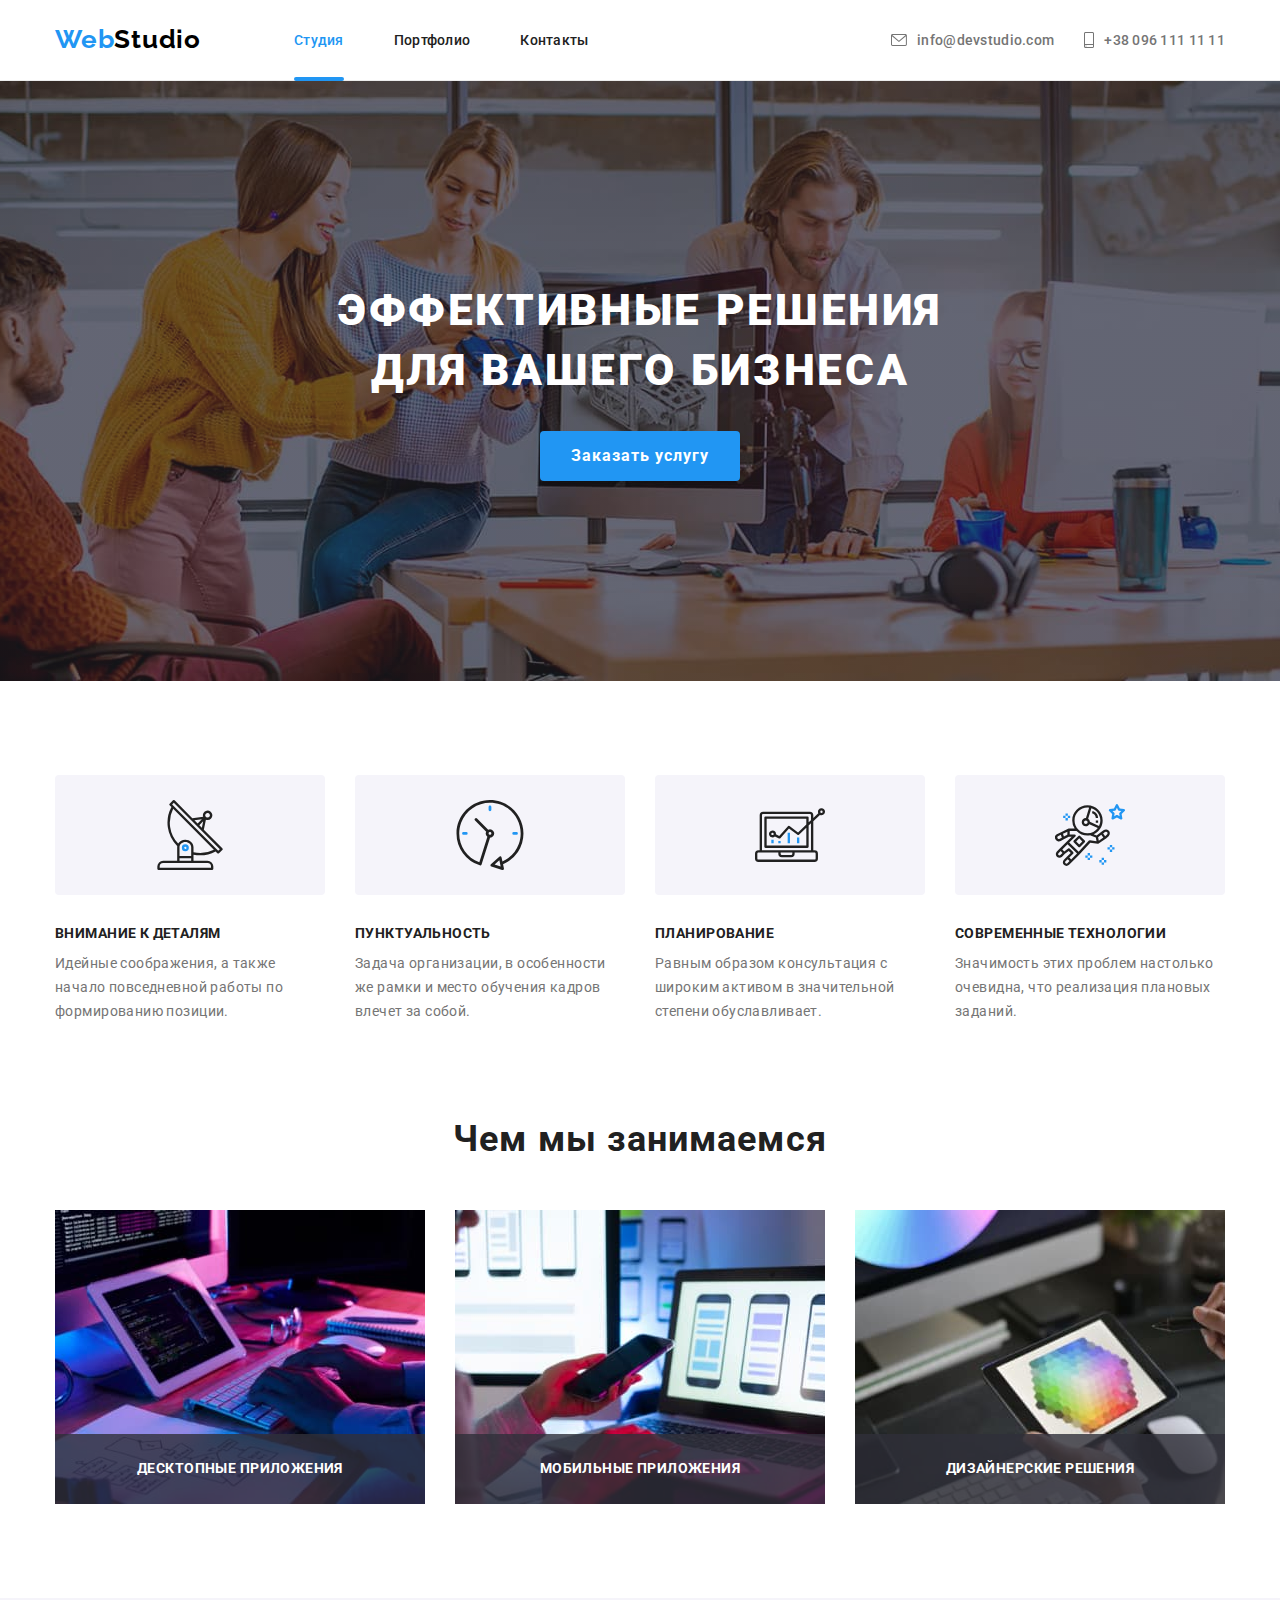
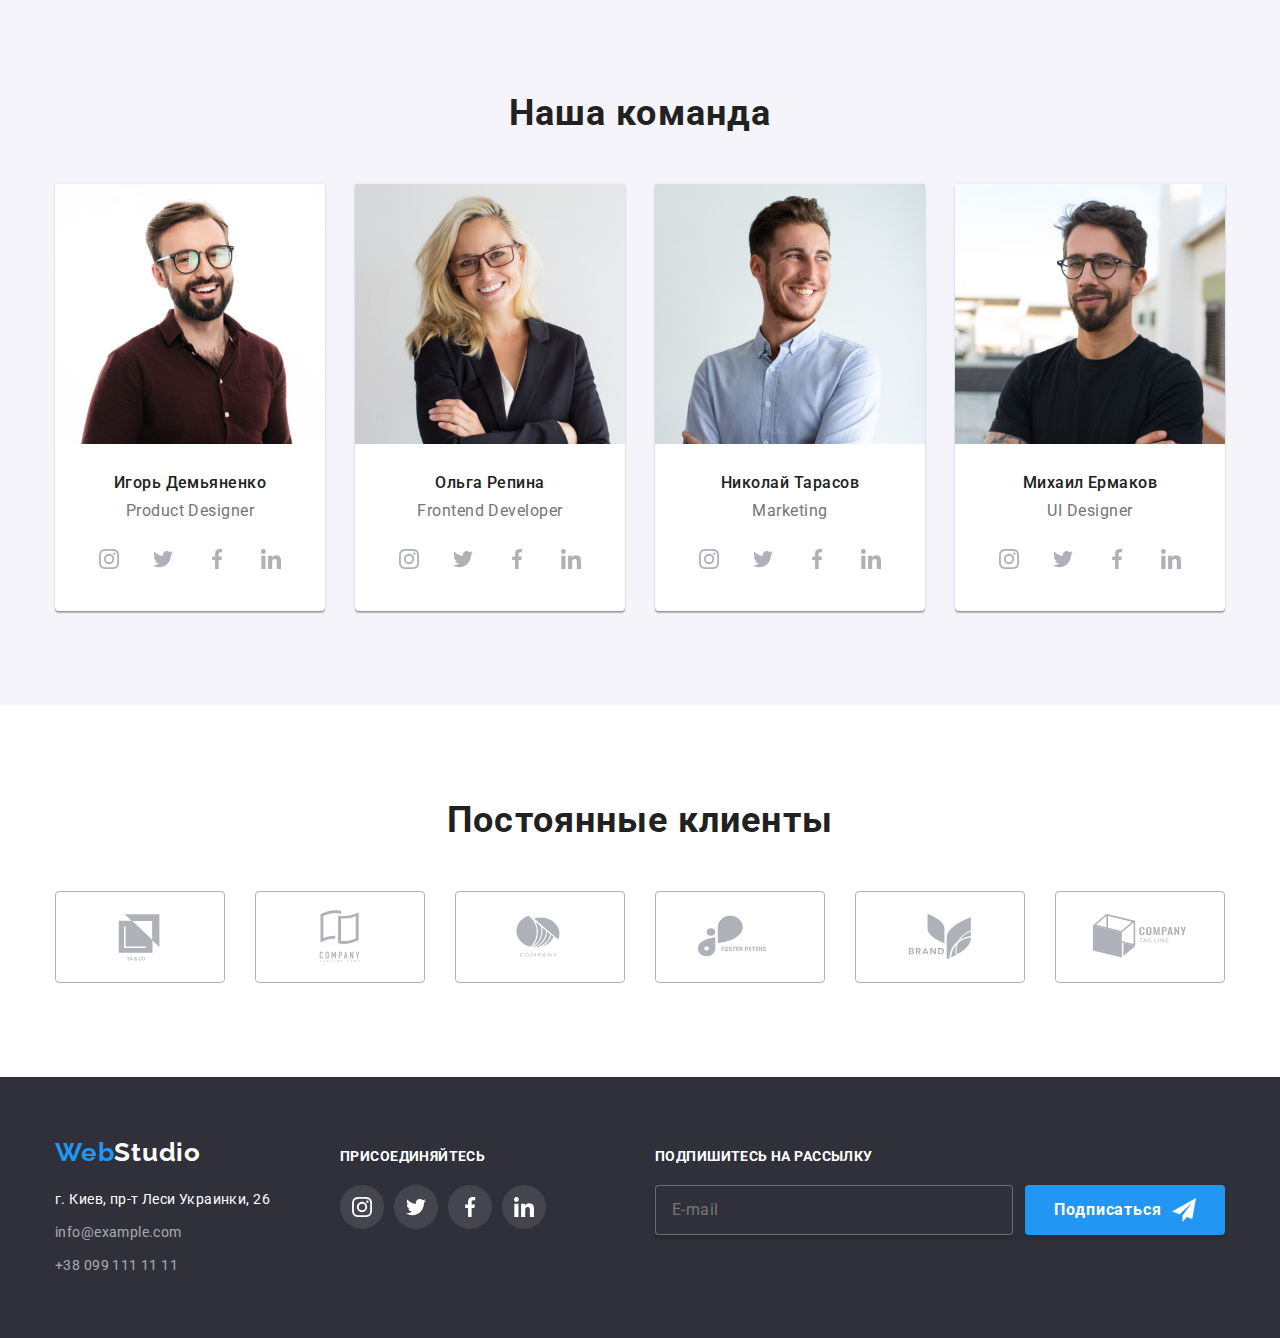
<file: index.html>
<!DOCTYPE html>
<html lang="ru">
<head>
	<meta charset="UTF-8">
	<meta http-equiv="X-UA-Compatible" content="IE=edge">
	<meta name="viewport" content="width=device-width, initial-scale=1.0">
	<title>Студия</title>
	<meta name="description" content="студия разработчик программ создать сайт приложение">
	<link rel="preconnect" href="https://fonts.googleapis.com">
	<link rel="preconnect" href="https://fonts.gstatic.com" crossorigin>    
	<link href="https://fonts.googleapis.com/css2?family=Raleway:wght@700&family=Roboto:wght@400;500;700;900&display=swap" rel="stylesheet">
	<link rel="stylesheet" href="https://cdnjs.cloudflare.com/ajax/libs/modern-normalize/1.1.0/modern-normalize.min.css" />
	<link rel="stylesheet" href="./css/styles.css" />
</head>
<body>
	<header class="header">
		<div class="header-wrap container">
			<nav class="nav">
				<a class="logo logo-inner" href="./index.html" lang="en">
					Web<span class="header-logo-color">Studio</span>
				</a>
				<ul class="nav-list">
					<li class="nav-item">
						<a class="nav-link current" href="./index.html">
							Студия
						</a>
					</li>
					<li class="nav-item">
						<a class="nav-link" href="./portfolio.html">
							Портфолио
						</a>
					</li>
					<li class="nav-item">
						<a class="nav-link" href="#!">
							Контакты
						</a>
					</li>
				</ul>
			</nav>
			<ul class="contacts-list">
				<li class="contacts-item">
					<a class="contacts-link" href="mailto:info@devstudio.com">
						<svg class="icon-contacts" width="16" height="12">
							<use href="./images/icons.svg#icon-mail"></use>
						</svg>
						info@devstudio.com
					</a>
				</li>
				<li class="contacts-item">
					<a class="contacts-link" href="tel:+380961111111">
						<svg class="icon-contacts" width="10" height="16">
							<use href="./images/icons.svg#icon-telephone"></use>
						</svg>
						+38 096 111 11 11
					</a>
				</li>
			</ul>
		</div>
	</header>

	<main>
		<!-- Hero section -->
		<section class="hero-section">
			<div class="container">
				<h1 class="hero-title">Эффективные решения для вашего бизнеса</h1>
				<button class="button" type="button" data-modal-open>Заказать услугу</button>
			</div>
		</section>
		
		<!-- Features section -->
		<section class="section features-section">
			<div class="container">
				<h2 class="visually-hidden">Важные качества для Вашего бизнеса</h2>
				<ul class="features">
					<li class="features-item">
						<div class="icon-features">
							<svg width="70" height="70">
								<use href="./images/icons.svg#icon-features-1"></use>
							</svg>
						</div>
						<h3 class="features-title">Внимание к деталям</h3>
						<p>
							Идейные соображения, а также начало повседневной работы по формированию позиции.
						</p>
					</li>
					<li class="features-item">
						<div class="icon-features">
							<svg width="70" height="70">
								<use href="./images/icons.svg#icon-features-2"></use>
							</svg>
						</div>
						<h3 class="features-title">Пунктуальность</h3>
						<p>
							Задача организации, в особенности же рамки и место обучения кадров влечет за собой.
						</p>
					</li>
					<li class="features-item">
						<div class="icon-features">
							<svg width="70" height="70">
								<use href="./images/icons.svg#icon-features-3"></use>
							</svg>
						</div>
						<h3 class="features-title">Планирование</h3>
						<p>
							Равным образом консультация с широким активом в значительной степени обуславливает.
						</p>
					</li>
					<li class="features-item">
						<div class="icon-features">
							<svg width="70" height="70">
								<use href="./images/icons.svg#icon-features-4"></use>
							</svg>
						</div>
						<h3 class="features-title">Современные технологии</h3>
						<p>
							Значимость этих проблем настолько очевидна, что реализация плановых заданий.
						</p>
					</li>
				</ul>
			</div>
		</section>
		
		<!-- About us section -->
		<section class="section">
			<div class="container">
				<h2 class="section-title">Чем мы занимаемся</h2>
				<ul class="about">
					<li class="about-item">
						<div class="about-thumb">
							<img src="./images/what-we-are-doing-1.jpg" alt="Создаем структуру сайта">
							<p class="about-meta">Десктопные приложения</p>
						</div>
					</li>
					<li class="about-item">
						<div class="about-thumb">
							<img src="./images/what-we-are-doing-2.jpg" alt="Адаптируем под мобильные платформы">
							<p class="about-meta">Мобильные приложения</p>
						</div>
					</li>
					<li class="about-item">
						<div class="about-thumb">
							<img src="./images/what-we-are-doing-3.jpg" alt="Делаем оформление сайта">
							<p class="about-meta">Дизайнерские решения</p>
						</div>
					</li>
				</ul>
			</div>
		</section>
		
		<!-- Our team section -->
		<section class="section team-section">
			<div class="container">
				<h2 class="section-title">Наша команда</h2>
				<ul class="team">
					<li class="team-item">
						<img src="./images/team-member-1.jpg" alt="Член команды">
						<div class="team-inner">
							<h3 class="team-title">Игорь Демьяненко</h3>
							<p class="team-text" lang="en">Product Designer</p>
							<ul class="socials">
								<li class="socials-item">
									<a class="socials-link team-socials-link" href="https://www.instagram.com/?hl=ru" rel="noopener noreferrer" target="_blank">
										<svg class="icon-socials" width="20" height="20">
											<use href="./images/icons.svg#icon-social-instagram-1"></use>
										</svg>
									</a>
								</li>
								<li class="socials-item">
									<a class="socials-link team-socials-link" href="https://twitter.com/?lang=ru" rel="noopener noreferrer" target="_blank">
										<svg class="icon-socials" width="20" height="20">
											<use href="./images/icons.svg#icon-social-twitter-2"></use>
										</svg>
									</a>
								</li>
								<li class="socials-item">
									<a class="socials-link team-socials-link" href="https://www.facebook.com/" rel="noopener noreferrer" target="_blank">
										<svg class="icon-socials" width="20" height="20">
											<use href="./images/icons.svg#icon-social-facebook-3"></use>
										</svg>
									</a>
								</li>
								<li class="socials-item">
									<a class="socials-link team-socials-link" href="https://www.linkedin.com/" rel="noopener noreferrer" target="_blank">
										<svg class="icon-socials" width="20" height="20">
											<use href="./images/icons.svg#icon-social-linkedin-4"></use>
										</svg>
									</a>
								</li>
							</ul>
						</div>
					</li>
					<li class="team-item">
						<img src="./images/team-member-2.jpg" alt="Член команды">
						<div class="team-inner">
							<h3 class="team-title">Ольга Репина</h3>
							<p class="team-text" lang="en">Frontend Developer</p>
							<ul class="socials">
								<li class="socials-item">
									<a class="socials-link team-socials-link" href="https://www.instagram.com/?hl=ru" rel="noopener noreferrer" target="_blank">
										<svg class="icon-socials" width="20" height="20">
											<use href="./images/icons.svg#icon-social-instagram-1"></use>
										</svg>
									</a>
								</li>
								<li class="socials-item">
									<a class="socials-link team-socials-link" href="https://twitter.com/?lang=ru" rel="noopener noreferrer" target="_blank">
										<svg class="icon-socials" width="20" height="20">
											<use href="./images/icons.svg#icon-social-twitter-2"></use>
										</svg>
									</a>
								</li>
								<li class="socials-item">
									<a class="socials-link team-socials-link" href="https://www.facebook.com/" rel="noopener noreferrer" target="_blank">
										<svg class="icon-socials" width="20" height="20">
											<use href="./images/icons.svg#icon-social-facebook-3"></use>
										</svg>
									</a>
								</li>
								<li class="socials-item">
									<a class="socials-link team-socials-link" href="https://www.linkedin.com/" rel="noopener noreferrer" target="_blank">
										<svg class="icon-socials" width="20" height="20">
											<use href="./images/icons.svg#icon-social-linkedin-4"></use>
										</svg>
									</a>
								</li>
							</ul>
						</div>
					</li>
					<li class="team-item">
						<img src="./images/team-member-3.jpg" alt="Член команды">
						<div class="team-inner">
							<h3 class="team-title">Николай Тарасов</h3>
							<p class="team-text" lang="en">Marketing</p>
							<ul class="socials">
								<li class="socials-item">
									<a class="socials-link team-socials-link" href="https://www.instagram.com/?hl=ru" rel="noopener noreferrer" target="_blank">
										<svg class="icon-socials" width="20" height="20">
											<use href="./images/icons.svg#icon-social-instagram-1"></use>
										</svg>
									</a>
								</li>
								<li class="socials-item">
									<a class="socials-link team-socials-link" href="https://twitter.com/?lang=ru" rel="noopener noreferrer" target="_blank">
										<svg class="icon-socials" width="20" height="20">
											<use href="./images/icons.svg#icon-social-twitter-2"></use>
										</svg>
									</a>
								</li>
								<li class="socials-item">
									<a class="socials-link team-socials-link" href="https://www.facebook.com/" rel="noopener noreferrer" target="_blank">
										<svg class="icon-socials" width="20" height="20">
											<use href="./images/icons.svg#icon-social-facebook-3"></use>
										</svg>
									</a>
								</li>
								<li class="socials-item">
									<a class="socials-link team-socials-link" href="https://www.linkedin.com/" rel="noopener noreferrer" target="_blank">
										<svg class="icon-socials" width="20" height="20">
											<use href="./images/icons.svg#icon-social-linkedin-4"></use>
										</svg>
									</a>
								</li>
							</ul>
						</div>
					</li>
					<li class="team-item">
						<img src="./images/team-member-4.jpg" alt="Член команды">
						<div class="team-inner">
							<h3 class="team-title">Михаил Ермаков</h3>
							<p class="team-text" lang="en">UI Designer</p>
							<ul class="socials">
								<li class="socials-item">
									<a class="socials-link team-socials-link" href="https://www.instagram.com/?hl=ru" rel="noopener noreferrer" target="_blank">
										<svg class="icon-socials" width="20" height="20">
											<use href="./images/icons.svg#icon-social-instagram-1"></use>
										</svg>
									</a>
								</li>
								<li class="socials-item">
									<a class="socials-link team-socials-link" href="https://twitter.com/?lang=ru" rel="noopener noreferrer" target="_blank">
										<svg class="icon-socials" width="20" height="20">
											<use href="./images/icons.svg#icon-social-twitter-2"></use>
										</svg>
									</a>
								</li>
								<li class="socials-item">
									<a class="socials-link team-socials-link" href="https://www.facebook.com/" rel="noopener noreferrer" target="_blank">
										<svg class="icon-socials" width="20" height="20">
											<use href="./images/icons.svg#icon-social-facebook-3"></use>
										</svg>
									</a>
								</li>
								<li class="socials-item">
									<a class="socials-link team-socials-link" href="https://www.linkedin.com/" rel="noopener noreferrer" target="_blank">
										<svg class="icon-socials" width="20" height="20">
											<use href="./images/icons.svg#icon-social-linkedin-4"></use>
										</svg>
									</a>
								</li>
							</ul>
						</div>
					</li>
				</ul>
			</div>
		</section>

		<!-- Regular clients section -->
		<section class="section">
			<div class="container">
				<h2 class="section-title">Постоянные клиенты</h2>
				<ul class="clients">
					<li class="clients-item">
						<a class="clients-link" href="#!">
							<svg class="icon-clients" width="106" height="60">
								<use href="./images/icons.svg#icon-our-regular-clients-1"></use>
							</svg>
						</a>
					</li>
					<li class="clients-item">
						<a class="clients-link" href="#!">
							<svg class="icon-clients" width="106" height="60">
								<use href="./images/icons.svg#icon-our-regular-clients-2"></use>
							</svg>
						</a>
					</li>
					<li class="clients-item">
						<a class="clients-link" href="#!">
							<svg class="icon-clients" width="106" height="60">
								<use href="./images/icons.svg#icon-our-regular-clients-3"></use>
							</svg>
						</a>
					</li>
					<li class="clients-item">
						<a class="clients-link" href="#!">
							<svg class="icon-clients" width="106" height="60">
								<use href="./images/icons.svg#icon-our-regular-clients-4"></use>
							</svg>
						</a>
					</li>
					<li class="clients-item">
						<a class="clients-link" href="#!">
							<svg class="icon-clients" width="106" height="60">
								<use href="./images/icons.svg#icon-our-regular-clients-5"></use>
							</svg>
						</a>
					</li>
					<li class="clients-item">
						<a class="clients-link" href="#!">
							<svg class="icon-clients" width="106" height="60">
								<use href="./images/icons.svg#icon-our-regular-clients-6"></use>
							</svg>
						</a>
					</li>
				</ul>
			</div>
		</section>
	</main>

	<footer class="footer">
		<div class="footer-wrap container">
			<div class="footer-adress-wrap">
				<a class="logo" href="./index.html" lang="en">
					Web<span class="footer-logo-color">Studio</span>
				</a>
				<address class="address">
					<ul>
						<li class="address-item">
							<a class="address-link"
								href="https://www.google.com/maps/place/%D0%B1%D1%83%D0%BB.+%D0%9B%D0%B5%D1%81%D0%B8+%D0%A3%D0%BA%D1%80%D0%B0%D0%B8%D0%BD%D0%BA%D0%B8,+26,+%D0%9A%D0%B8%D0%B5%D0%B2,+02000/@50.4265807,30.5361971,17z/data=!3m1!4b1!4m5!3m4!1s0x40d4cf0e033ecbe9:0x57a4dffefec77da0!8m2!3d50.4265807!4d30.5383858"
								rel="noopener noreferrer" target="_blank">г. Киев, пр-т Леси Украинки, 26
							</a>
						</li>
						<li class="address-item">
							<a class="address-contact" href="mailto:info@example.com">
								info@example.com
							</a>
						</li>
						<li class="address-item">
							<a class="address-contact" href="tel:+380991111111">
								+38 099 111 11 11
							</a>
						</li>
					</ul>
				</address>
			</div>
			<div class="footer-socials-wrap">
				<p class="footer-socials-text">
					Присоединяйтесь
				</p>
				<ul class="socials">
					<li class="socials-item">
						<a class="socials-link footer-socials-link" href="https://www.instagram.com/?hl=ru" rel="noopener noreferrer" target="_blank">
							<svg class="icon-socials" width="20" height="20">
								<use href="./images/icons.svg#icon-social-instagram-1"></use>
							</svg>
						</a>
					</li>
					<li class="socials-item">
						<a class="socials-link footer-socials-link" href="https://twitter.com/?lang=ru" rel="noopener noreferrer" target="_blank">
							<svg class="icon-socials" width="20" height="20">
								<use href="./images/icons.svg#icon-social-twitter-2"></use>
							</svg>
						</a>
					</li>
					<li class="socials-item">
						<a class="socials-link footer-socials-link" href="https://www.facebook.com/" rel="noopener noreferrer" target="_blank">
							<svg class="icon-socials" width="20" height="20">
								<use href="./images/icons.svg#icon-social-facebook-3"></use>
							</svg>
						</a>
					</li>
					<li class="socials-item">
						<a class="socials-link footer-socials-link" href="https://www.linkedin.com/" rel="noopener noreferrer" target="_blank">
							<svg class="icon-socials" width="20" height="20">
								<use href="./images/icons.svg#icon-social-linkedin-4"></use>
							</svg>
						</a>
					</li>
				</ul>
			</div>
			<form class="subscribe">
				<label class="subscribe-email">
					<span>Подпишитесь на рассылку</span>
					<input class="subscribe-input" type="email" name="subscribe-email" placeholder="E-mail">
				</label>
				<button class="button subscribe-btn" type="submit">
					Подписаться
					<svg class="subscribe-icon" width="24" height="24">
						<use href="./images/icons.svg#icon-subscribe"></use>
					</svg>
				</button>
			</form>
		</div>
	</footer>

	<!-- Modal dialog box -->
	<div class="backdrop is-hidden" data-modal>
		<div class="modal">
			<b class="callback-title">Оставьте свои данные, мы вам перезвоним</b>
			<form class="callback-form">
				<label class="callback-field">
					<span class="callback-label">Имя</span>
					<input class="callback-input" type="text" name="name">
					<svg class="callback-icon" width="18" height="18">
						<use href="./images/icons.svg#icon-person"></use>
					</svg>
				</label>
				<label class="callback-field">
					<span class="callback-label">Телефон</span>
					<input class="callback-input" type="tel" name="phone">
					<svg class="callback-icon" width="18" height="18">
						<use href="./images/icons.svg#icon-phone-number"></use>
					</svg>
				</label>
				<label class="callback-field">
					<span class="callback-label">Почта</span>
					<input class="callback-input" type="email" name="email">
					<svg class="callback-icon" width="18" height="18">
						<use href="./images/icons.svg#icon-email-black-18dp-1-1"></use>
					</svg>
				</label>
				<label class="callback-field">
					<span class="callback-label">Комментарий</span>
					<textarea class="callback-comment" name="comment" rows="7" placeholder="Введите текст"></textarea>
				</label>
				<label class="agreement-field">
					<input class="agreement-checkbox" type="checkbox" name="agreement" value="contract" />
					<span class="agreement-icon"></span>
					Соглашаюсь с рассылкой и принимаю &nbsp;
					<a class="agreement-link" href="./files/contract-terms.pdf" target="_blank">Условия договора</a>
				</label>
				<button class="button" type="submit">
					Отправить
				</button>
			</form>
			<button class="modal-close-btn" type="button" data-modal-close>
				<svg class="modal-close-icon" width="11" height="11">
					<use href="./images/icons.svg#icon-modal-close"></use>
				</svg>
			</button>
		</div>
	</div>

	<script src="./js/modal.js"></script>
</body>
</html>
</file>
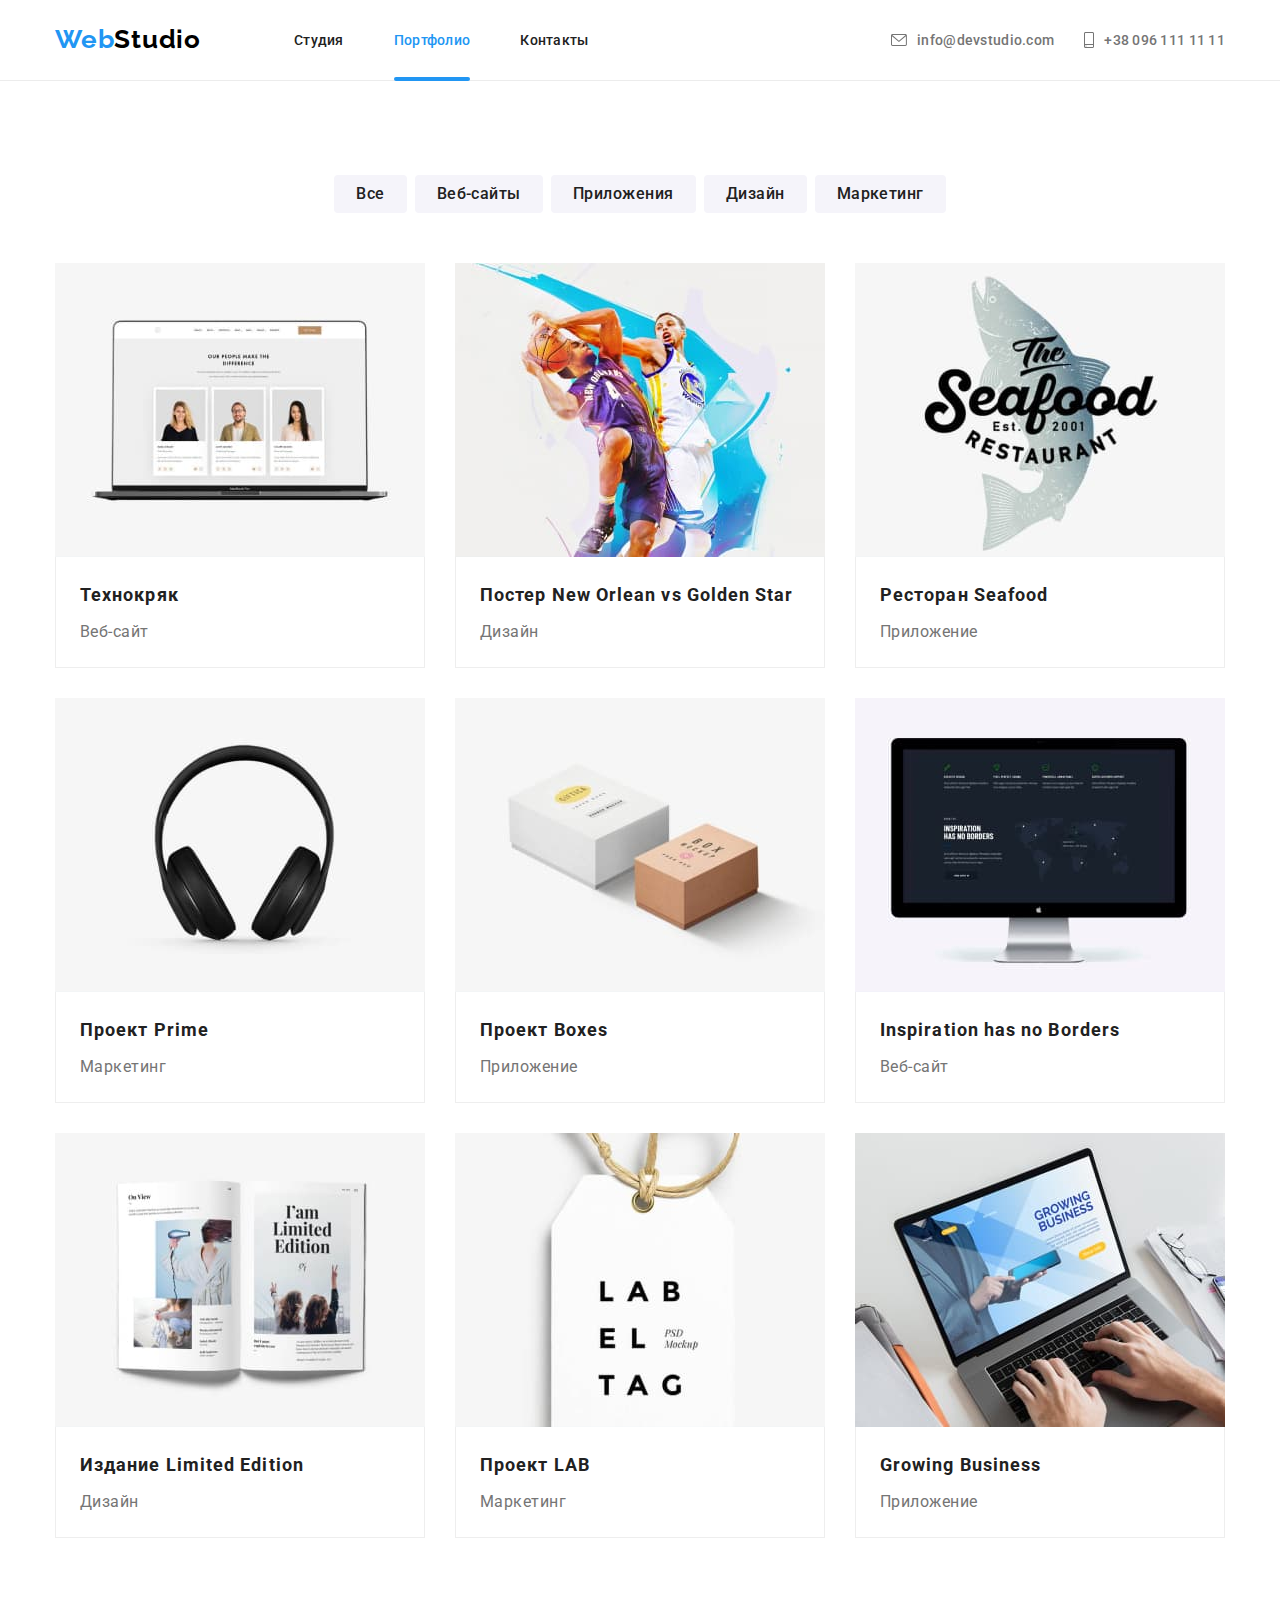
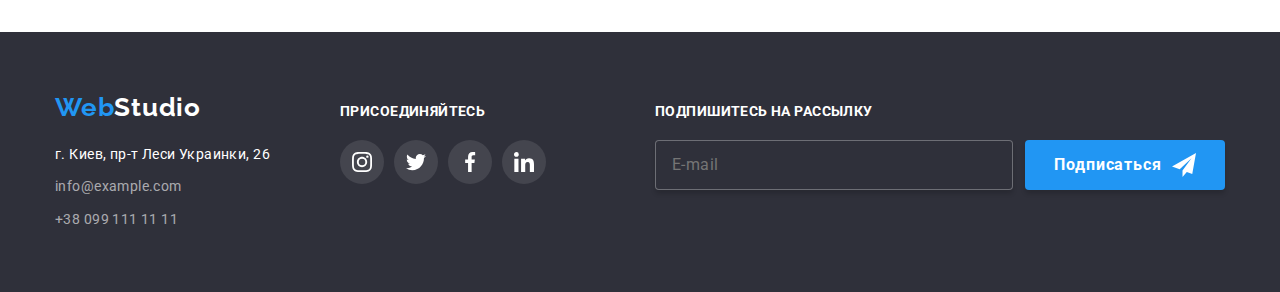
<file: portfolio.html>
<!DOCTYPE html>
<html lang="ru">
<head>
	<meta charset="UTF-8">
	<meta http-equiv="X-UA-Compatible" content="IE=edge">
	<meta name="viewport" content="width=device-width, initial-scale=1.0">
	<title>Портфолио</title>
	<meta name="description" content="студия разработчик программ создать сайт приложение">
	<link rel="preconnect" href="https://fonts.googleapis.com">
	<link rel="preconnect" href="https://fonts.gstatic.com" crossorigin>
	<link href="https://fonts.googleapis.com/css2?family=Raleway:wght@700&family=Roboto:wght@400;500;700;900&display=swap" rel="stylesheet">
	<link rel="stylesheet" href="https://cdnjs.cloudflare.com/ajax/libs/modern-normalize/1.1.0/modern-normalize.min.css" />
	<link rel="stylesheet" href="./css/styles.css" />
</head>
<body>
	<header class="header">
		<div class="header-wrap container">
			<nav class="nav">
				<a class="logo logo-inner" href="./index.html" lang="en">
					Web<span class="header-logo-color">Studio</span>
				</a>
				<ul class="nav-list">
					<li class="nav-item">
						<a class="nav-link" href="./index.html">
							Студия
						</a>
					</li>
					<li class="nav-item">
						<a class="nav-link current" href="./portfolio.html">
							Портфолио
						</a>
					</li>
					<li class="nav-item">
						<a class="nav-link" href="#!">
							Контакты
						</a>
					</li>
				</ul>
			</nav>
			<ul class="contacts-list">
				<li class="contacts-item">
					<a class="contacts-link" href="mailto:info@devstudio.com">
						<svg class="icon-contacts" width="16" height="12">
							<use href="./images/icons.svg#icon-mail"></use>
						</svg>
						info@devstudio.com
					</a>
				</li>
				<li class="contacts-item">
					<a class="contacts-link" href="tel:+380961111111">
						<svg class="icon-contacts" width="10" height="16">
							<use href="./images/icons.svg#icon-telephone"></use>
						</svg>
						+38 096 111 11 11
					</a>
				</li>
			</ul>
		</div>
	</header>

	<main>
		<!-- Portfolio section -->
		<section class="section">
			<div class="container">
				<h1 class="visually-hidden">Наши работы</h1>
				<ul class="filter-list">
					<li class="filter-item">
						<button class="filter-btn" type="button">Все</button>
					</li>
					<li class="filter-item">
						<button class="filter-btn" type="button">Веб-сайты</button>
					</li>
					<li class="filter-item">
						<button class="filter-btn" type="button">Приложения</button>
					</li>
					<li class="filter-item">
						<button class="filter-btn" type="button">Дизайн</button>
					</li>
					<li class="filter-item">
						<button class="filter-btn" type="button">Маркетинг</button>
					</li>
				</ul>
				<ul class="portfolio-list">
					<li class="portfolio-item">
						<a class="portfolio-link" href="#!">
							<div class="portfolio-thumb">
								<img src="./images/our-work-1.jpg" alt="наша работа">
								<div class="portfolio-overlay">
									<p class="portfolio-meta">
										Технокряк это современная площадка распространения коронавируса. Компании используют эту платформу для цифрового
										шпионажа и атак на защищённые сервера конкурентов
									</p>
								</div>
							</div>
							<div class="portfolio-text-wrap">
								<h2 class="portfolio-title">Технокряк</h2>
								<p class="portfolio-text">Веб-сайт</p>
							</div>
						</a>
					</li>
					<li class="portfolio-item">
						<a class="portfolio-link" href="#!">
							<div class="portfolio-thumb">
								<img src="./images/our-work-2.jpg" alt="наша работа">
								<div class="portfolio-overlay">
									<p class="portfolio-meta">
										Технокряк это современная площадка распространения коронавируса. Компании используют эту платформу для цифрового
										шпионажа и атак на защищённые сервера конкурентов
									</p>
								</div>
							</div>
							<div class="portfolio-text-wrap">
								<h2 class="portfolio-title">Постер <span lang="en">New Orlean vs Golden Star</span></h2>
								<p class="portfolio-text">Дизайн</p>
							</div>
						</a>
					</li>
					<li class="portfolio-item">
						<a class="portfolio-link" href="#!">
							<div class="portfolio-thumb">
								<img src="./images/our-work-3.jpg" alt="наша работа">
								<div class="portfolio-overlay">
									<p class="portfolio-meta">
										Технокряк это современная площадка распространения коронавируса. Компании используют эту платформу для цифрового
										шпионажа и атак на защищённые сервера конкурентов
									</p>
								</div>
							</div>
							<div class="portfolio-text-wrap">
								<h2 class="portfolio-title">Ресторан <span lang="en">Seafood</span></h2>
								<p class="portfolio-text">Приложение</p>
							</div>
						</a>
					</li>
					<li class="portfolio-item">
						<a class="portfolio-link" href="#!">
							<div class="portfolio-thumb">
								<img src="./images/our-work-4.jpg" alt="наша работа">
								<div class="portfolio-overlay">
									<p class="portfolio-meta">
										Технокряк это современная площадка распространения коронавируса. Компании используют эту платформу для цифрового
										шпионажа и атак на защищённые сервера конкурентов
									</p>
								</div>
							</div>
							<div class="portfolio-text-wrap">
								<h2 class="portfolio-title">Проект <span lang="en">Prime</span></h2>
								<p class="portfolio-text">Маркетинг</p>
							</div>
						</a>
					</li>
					<li class="portfolio-item">
						<a class="portfolio-link" href="#!">
							<div class="portfolio-thumb">
								<img src="./images/our-work-5.jpg" alt="наша работа">
								<div class="portfolio-overlay">
									<p class="portfolio-meta">
										Технокряк это современная площадка распространения коронавируса. Компании используют эту платформу для цифрового
										шпионажа и атак на защищённые сервера конкурентов
									</p>
								</div>
							</div>
							<div class="portfolio-text-wrap">
								<h2 class="portfolio-title">Проект <span lang="en">Boxes</span></h2>
								<p class="portfolio-text">Приложение</p>
							</div>
						</a>
					</li>
					<li class="portfolio-item">
						<a class="portfolio-link" href="#!">
							<div class="portfolio-thumb">
								<img src="./images/our-work-6.jpg" alt="наша работа">
								<div class="portfolio-overlay">
									<p class="portfolio-meta">
										Технокряк это современная площадка распространения коронавируса. Компании используют эту платформу для цифрового
										шпионажа и атак на защищённые сервера конкурентов
									</p>
								</div>
							</div>
							<div class="portfolio-text-wrap">
								<h2 class="portfolio-title" lang="en">Inspiration has no Borders</h2>
								<p class="portfolio-text">Веб-сайт</p>
							</div>
						</a>
					</li>
					<li class="portfolio-item">
						<a class="portfolio-link" href="#!">
							<div class="portfolio-thumb">
								<img src="./images/our-work-7.jpg" alt="наша работа">
								<div class="portfolio-overlay">
									<p class="portfolio-meta">
										Технокряк это современная площадка распространения коронавируса. Компании используют эту платформу для цифрового
										шпионажа и атак на защищённые сервера конкурентов
									</p>
								</div>
							</div>
							<div class="portfolio-text-wrap">
								<h2 class="portfolio-title">Издание <span lang="en">Limited Edition</span></h2>
								<p class="portfolio-text">Дизайн</p>
							</div>
						</a>
					</li>
					<li class="portfolio-item">
						<a class="portfolio-link" href="#!">
							<div class="portfolio-thumb">
								<img src="./images/our-work-8.jpg" alt="наша работа">
								<div class="portfolio-overlay">
									<p class="portfolio-meta">
										Технокряк это современная площадка распространения коронавируса. Компании используют эту платформу для цифрового
										шпионажа и атак на защищённые сервера конкурентов
									</p>
								</div>
							</div>
							<div class="portfolio-text-wrap">
								<h2 class="portfolio-title">Проект <span lang="en">LAB</span></h2>
								<p class="portfolio-text">Маркетинг</p>
							</div>
						</a>
					</li>
					<li class="portfolio-item">
						<a class="portfolio-link" href="#!">
							<div class="portfolio-thumb">
								<img src="./images/our-work-9.jpg" alt="наша работа">
								<div class="portfolio-overlay">
									<p class="portfolio-meta">
										Технокряк это современная площадка распространения коронавируса. Компании используют эту платформу для цифрового
										шпионажа и атак на защищённые сервера конкурентов
									</p>
								</div>
							</div>
							<div class="portfolio-text-wrap">
								<h2 class="portfolio-title" lang="en">Growing Business</h2>
								<p class="portfolio-text">Приложение</p>
							</div>
						</a>
					</li>
				</ul>
			</div>
		</section>
	</main>

	<footer class="footer">
		<div class="footer-wrap container">
			<div class="footer-adress-wrap">
				<a class="logo" href="./index.html" lang="en">
					Web<span class="footer-logo-color">Studio</span>
				</a>
				<address class="address">
					<ul>
						<li class="address-item">
							<a class="address-link"
								href="https://www.google.com/maps/place/%D0%B1%D1%83%D0%BB.+%D0%9B%D0%B5%D1%81%D0%B8+%D0%A3%D0%BA%D1%80%D0%B0%D0%B8%D0%BD%D0%BA%D0%B8,+26,+%D0%9A%D0%B8%D0%B5%D0%B2,+02000/@50.4265807,30.5361971,17z/data=!3m1!4b1!4m5!3m4!1s0x40d4cf0e033ecbe9:0x57a4dffefec77da0!8m2!3d50.4265807!4d30.5383858"
								rel="noopener noreferrer" target="_blank">г. Киев, пр-т Леси Украинки, 26
							</a>
						</li>
						<li class="address-item">
							<a class="address-contact" href="mailto:info@example.com">
								info@example.com
							</a>
						</li>
						<li class="address-item">
							<a class="address-contact" href="tel:+380991111111">
								+38 099 111 11 11
							</a>
						</li>
					</ul>
				</address>
			</div>
			<div class="footer-socials-wrap">
				<p class="footer-socials-text">
					Присоединяйтесь
				</p>
				<ul class="socials">
					<li class="socials-item">
						<a class="socials-link footer-socials-link" href="https://www.instagram.com/?hl=ru" rel="noopener noreferrer"
							target="_blank">
							<svg class="icon-socials" width="20" height="20">
								<use href="./images/icons.svg#icon-social-instagram-1"></use>
							</svg>
						</a>
					</li>
					<li class="socials-item">
						<a class="socials-link footer-socials-link" href="https://twitter.com/?lang=ru" rel="noopener noreferrer"
							target="_blank">
							<svg class="icon-socials" width="20" height="20">
								<use href="./images/icons.svg#icon-social-twitter-2"></use>
							</svg>
						</a>
					</li>
					<li class="socials-item">
						<a class="socials-link footer-socials-link" href="https://www.facebook.com/" rel="noopener noreferrer"
							target="_blank">
							<svg class="icon-socials" width="20" height="20">
								<use href="./images/icons.svg#icon-social-facebook-3"></use>
							</svg>
						</a>
					</li>
					<li class="socials-item">
						<a class="socials-link footer-socials-link" href="https://www.linkedin.com/" rel="noopener noreferrer"
							target="_blank">
							<svg class="icon-socials" width="20" height="20">
								<use href="./images/icons.svg#icon-social-linkedin-4"></use>
							</svg>
						</a>
					</li>
				</ul>
			</div>
			<form class="subscribe">
				<label class="subscribe-email">
					<span>Подпишитесь на рассылку</span>
					<input class="subscribe-input" type="email" name="mail" placeholder="E-mail">
				</label>
				<button class="button subscribe-btn" type="submit">
					Подписаться
					<svg class="subscribe-icon" width="24" height="24">
						<use href="./images/icons.svg#icon-subscribe"></use>
					</svg>
				</button>
			</form>
		</div>
	</footer>
</body>
</html>
</file>
<file: css/styles.css>
/*=======================================================
Variable
=======================================================*/
:root {
  --title-primary-color: #ffffff;
  --title-secondary-color: #212121;

  --text-primary-color: #757575;
  --text-secondary-color: #212121;
  --text-tertiary-color: #ffffff;

  --accent-color: #2196f3;
  --icon-primary-color: #afb1b8;

  --background-primary: #ffffff;
  --background-secondary: #2f303a;
  --background-tertiary: #f5f4fa;
  --background-button-focus: #188ce8;
  --background-footer-social: rgba(255, 255, 255, 0.1);

  --animation-duration: 250ms;
  --animation-timing-function: cubic-bezier(0.4, 0, 0.2, 1);
}

/*=======================================================
Basic Elements
=======================================================*/
body {
  font-family: 'Roboto', sans-serif;
  font-size: 14px;
  line-height: 1.17;
  letter-spacing: 0.03em;
  color: var(--text-primary-color);

  background-color: var(--background-primary);
}

h1,
h2,
h3,
h4,
h5,
h6,
ul,
p {
  margin: 0;
}

a {
  text-decoration: none;
}

ul {
  padding: 0;
  list-style-type: none;
}

img {
  display: block;
  max-width: 100%;
  height: auto;
}

/*=======================================================
Basic Layout
=======================================================*/
.container {
  width: 1200px;
  margin-right: auto;
  margin-left: auto;
  padding-right: 15px;
  padding-left: 15px;
}

.section {
  padding-top: 94px;
  padding-bottom: 94px;
}

.features-section {
  padding-bottom: 0;
}

.team-section {
  background-color: var(--background-tertiary);
}

.section-title {
  margin-bottom: 50px;

  font-weight: 700;
  font-size: 36px;
  letter-spacing: 0.03em;
  color: var(--title-secondary-color);
  text-align: center;
}

.logo {
  font-family: 'Raleway', sans-serif;
  font-weight: 700;
  font-size: 26px;
  letter-spacing: 0.03em;
  color: var(--accent-color);
}

.logo-inner {
  padding-top: 24px;
  padding-bottom: 25px;
}

.header-logo-color {
  color: #000000;
}

.footer-logo-color {
  color: #ffffff;
}

.visually-hidden {
  position: absolute;
  white-space: nowrap;
  width: 1px;
  height: 1px;
  overflow: hidden;
  border: 0;
  padding: 0;
  clip: rect(0 0 0 0);
  clip-path: inset(50%);
  margin: -1px;
}

/*=======================================================
Basic components
=======================================================*/
/*=======================================================
  Button
=======================================================*/

.button {
  min-width: 200px;
  height: 50px;
  padding-right: 20px;
  padding-left: 20px;

  font-weight: 700;
  font-size: 16px;
  line-height: 1.87;
  letter-spacing: 0.06em;
  color: var(--text-tertiary-color);

  background-color: var(--accent-color);
  border: 1px transparent;
  border-radius: 4px;
  box-shadow: 0px 4px 4px rgba(0, 0, 0, 0.15);

  transition: background-color var(--animation-duration)
    var(--animation-timing-function);
  cursor: pointer;
}

.button:hover,
.button:focus {
  background-color: var(--background-button-focus);
}

/*=======================================================
  Socials icons
=======================================================*/
.socials {
  display: flex;
  justify-content: center;
}

.socials-item {
  width: 44px;
  height: 44px;
}

.socials-item + .socials-item {
  margin-left: 10px;
}

.socials-link {
  display: flex;
  justify-content: center;
  align-items: center;

  width: 100%;
  height: 100%;

  border: none;
  border-radius: 50%;
}

.icon-socials {
  fill: currentColor;
}

/*=======================================================
  Header
=======================================================*/
.header {
  border-bottom-width: 1px;
  border-bottom-style: solid;
  border-bottom-color: #ececec;
}

.header-wrap {
  display: flex;
}

.nav {
  display: flex;
  align-items: center;
}

.nav-list {
  display: flex;
  margin-left: 93px;
}

.nav-item {
  position: relative;
}

.contacts-list {
  display: flex;
  align-items: center;
  margin-left: auto;
}

.nav-item + .nav-item {
  margin-left: 50px;
}

.contacts-item + .contacts-item {
  margin-left: 30px;
}

.nav-link,
.contacts-link {
  font-weight: 500;
  letter-spacing: 0.02em;

  transition: color var(--animation-duration) var(--animation-timing-function);
}

.nav-link {
  display: block;
  padding-top: 32px;
  padding-bottom: 32px;

  color: var(--text-secondary-color);
}

.current {
  color: var(--accent-color);
}

.current::after {
  content: '';
  position: absolute;
  left: 0;
  bottom: -1px;

  width: 100%;
  height: 4px;

  background-color: var(--accent-color);
  border-radius: 2px;
}

.contacts-link {
  display: flex;
  align-items: center;
  padding-top: 15px;
  padding-bottom: 15px;

  color: inherit;
}

.nav-link:hover,
.nav-link:focus,
.contacts-link:hover,
.contacts-link:focus {
  color: var(--accent-color);
}

.icon-contacts {
  margin-right: 10px;

  fill: currentColor;
}

/*=======================================================
  Content studio page
=======================================================*/
/*=======================================================
    Hero section
=======================================================*/

.hero-section {
  max-width: 1600px;
  height: 600px;
  margin-right: auto;
  margin-left: auto;
  padding-top: 200px;
  padding-bottom: 200px;

  text-align: center;

  background-color: var(--background-secondary);
  background-image: linear-gradient(
      to right,
      rgba(47, 48, 58, 0.4),
      rgba(47, 48, 58, 0.4)
    ),
    url('../images/hero.jpg');
  background-repeat: no-repeat;
  background-position: center;
  background-size: cover;
}

.hero-title {
  width: 59%;
  margin-right: auto;
  margin-left: auto;
  margin-bottom: 30px;

  font-weight: 900;
  font-size: 44px;
  line-height: 1.36;
  letter-spacing: 0.06em;
  text-transform: uppercase;
  color: var(--title-primary-color);
}

/*=======================================================
    Features section
=======================================================*/
.features {
  display: flex;
}

.features-item {
  flex-basis: calc((100% - 90px) / 4);

  line-height: 1.71;
}

.features-item + .features-item {
  margin-left: 30px;
}

.icon-features {
  display: flex;
  justify-content: center;
  align-items: center;

  width: 100%;
  height: 120px;
  margin-bottom: 30px;

  background-color: var(--background-tertiary);
  border-radius: 4px;
}

.features-title {
  margin-bottom: 10px;

  font-weight: 700;
  font-size: 14px;
  line-height: 1.17;

  text-transform: uppercase;
  color: var(--title-secondary-color);
}

/*=======================================================
    About us section
=======================================================*/
.about {
  display: flex;
}

.about-item {
  flex-basis: calc((100% - 60px) / 3);
}

.about-item + .about-item {
  margin-left: 30px;
}

.about-thumb {
  position: relative;
}

.about-meta {
  position: absolute;
  left: 0;
  bottom: 0;

  display: flex;
  justify-content: center;
  align-items: center;
  width: 100%;
  height: 70px;

  font-weight: 700;
  text-transform: uppercase;
  color: var(--text-tertiary-color);

  background: rgba(47, 48, 58, 0.8);
}

/*=======================================================
    Our team section
=======================================================*/
.team {
  display: flex;

  font-size: 16px;
  letter-spacing: 0.03em;
  text-align: center;
}

.team-item {
  flex-basis: calc((100% - 90px) / 4);

  background-color: var(--background-primary);
  border-radius: 0px 0px 4px 4px;
  box-shadow: 0px 1px 3px rgba(0, 0, 0, 0.12), 0px 1px 1px rgba(0, 0, 0, 0.14),
    0px 2px 1px rgba(0, 0, 0, 0.2);
}

.team-item + .team-item {
  margin-left: 30px;
}

.team-inner {
  padding-top: 30px;
  padding-bottom: 30px;
}

.team-title {
  margin-bottom: 10px;

  font-weight: 500;
  font-size: 16px;
  letter-spacing: 0.03em;
  color: var(--title-secondary-color);
}

.team-text {
  margin-bottom: 16px;
}

.team-socials-link {
  color: var(--icon-primary-color);

  background-color: var(--background-primary);

  transition: color var(--animation-duration) var(--animation-timing-function),
    background-color var(--animation-duration) var(--animation-timing-function);
}

.team-socials-link:hover,
.team-socials-link:focus {
  color: var(--background-primary);

  background-color: var(--accent-color);
}

/*=======================================================
    Regular clients section
=======================================================*/
.clients {
  display: flex;
}

.clients-item {
  flex-basis: calc((100% - 150px) / 6);
  height: 92px;
}

.clients-item + .clients-item {
  margin-left: 30px;
}

.clients-link {
  display: flex;
  justify-content: center;
  align-items: center;

  width: 100%;
  height: 100%;

  color: var(--icon-primary-color);

  border: 1px solid var(--icon-primary-color);
  border-radius: 4px;

  transition: color var(--animation-duration) var(--animation-timing-function),
    border-color var(--animation-duration) var(--animation-timing-function);
}

.clients-link:hover,
.clients-link:focus {
  color: var(--accent-color);

  border-color: var(--accent-color);
}

.icon-clients {
  fill: currentColor;
}

/*=======================================================
  Content portfolio page
=======================================================*/
/*=======================================================
    Portfolio section
=======================================================*/
.filter-list {
  display: flex;
  justify-content: center;
  margin-bottom: 50px;
}

.filter-item + .filter-item {
  margin-left: 8px;
}

.filter-btn {
  padding: 6px 22px;

  font-weight: 500;
  font-size: 16px;
  line-height: 1.63;
  letter-spacing: 0.03em;
  color: var(--text-secondary-color);

  background-color: var(--background-tertiary);
  border: 1px transparent;
  border-radius: 4px;

  cursor: pointer;

  transition: color var(--animation-duration) var(--animation-timing-function),
    background-color var(--animation-duration) var(--animation-timing-function),
    box-shadow var(--animation-duration) var(--animation-timing-function);
}

.filter-btn:hover,
.filter-btn:focus {
  color: var(--text-tertiary-color);

  background-color: var(--accent-color);
  border: 1px transparent;
  box-shadow: 0px 3px 1px rgba(0, 0, 0, 0.1), 0px 1px 2px rgba(0, 0, 0, 0.08),
    0px 2px 2px rgba(0, 0, 0, 0.12);
}

.portfolio-list {
  display: flex;
  flex-wrap: wrap;
}

.portfolio-item {
  flex-basis: calc((100% - 60px) / 3);
}

.portfolio-item:not(:nth-child(3n)) {
  margin-right: 30px;
}

.portfolio-item:not(:nth-last-child(-n + 3)) {
  margin-bottom: 30px;
}

.portfolio-link {
  display: block;

  transition: box-shadow var(--animation-duration)
    var(--animation-timing-function);
}

.portfolio-link:hover,
.portfolio-link:focus {
  box-shadow: 0px 1px 1px rgba(0, 0, 0, 0.12), 0px 4px 4px rgba(0, 0, 0, 0.06),
    1px 4px 6px rgba(0, 0, 0, 0.16);
}

.portfolio-thumb {
  position: relative;
  overflow: hidden;
}

.portfolio-overlay {
  position: absolute;
  top: 0;
  left: 0;
  transform: translateY(100%);

  width: 100%;
  height: 100%;

  background-color: rgba(33, 150, 243, 0.9);

  transition: transform var(--animation-duration)
    var(--animation-timing-function);
}

.portfolio-link:hover .portfolio-overlay,
.portfolio-link:focus .portfolio-overlay {
  transform: translateY(0);
}

.portfolio-meta {
  position: absolute;
  top: 50%;
  left: 50%;
  transform: translate(-50%, -50%);

  display: flex;
  width: 100%;
  padding-right: 24px;
  padding-left: 24px;

  font-size: 18px;
  line-height: 1.56;
  letter-spacing: 0.03em;

  color: var(--text-tertiary-color);
}

.portfolio-text-wrap {
  padding: 20px 24px;

  border-bottom: 1px solid #eeeeee;
  border-right: 1px solid #eeeeee;
  border-left: 1px solid #eeeeee;
}

.portfolio-title {
  margin-bottom: 4px;

  font-weight: 700;
  font-size: 18px;
  line-height: 2;
  letter-spacing: 0.06em;
  color: var(--title-secondary-color);
}

.portfolio-text {
  font-size: 16px;
  line-height: 1.87;
  letter-spacing: 0.03em;
  color: var(--text-primary-color);
}

/*=======================================================
  Footer
=======================================================*/

.footer {
  padding-top: 60px;
  padding-bottom: 60px;

  background-color: var(--background-secondary);
}

.footer-wrap {
  display: flex;
  align-items: baseline;
}

.address {
  margin-top: 20px;
}

.address-item {
  font-style: normal;
  line-height: 1.71;
  color: inherit;
}

.address-item + .address-item {
  margin-top: 9px;
}

.address-link,
.address-contact {
  transition: color var(--animation-duration) var(--animation-timing-function);
}

.address-link {
  color: var(--text-tertiary-color);
}

.address-contact {
  color: rgba(255, 255, 255, 0.6);
}

.address-contact:hover,
.address-contact:focus,
.address-link:hover,
.address-link:focus {
  color: var(--accent-color);
}

.footer-socials-wrap {
  margin-left: 70px;
}

.footer-socials-text {
  margin-bottom: 20px;

  font-weight: 700;
  text-transform: uppercase;
  color: var(--text-tertiary-color);
}

.footer-socials-link {
  color: var(--background-primary);

  background-color: var(--background-footer-social);

  transition: background-color var(--animation-duration)
    var(--animation-timing-function);
}

.footer-socials-link:hover,
.footer-socials-link:focus {
  background-color: var(--accent-color);
}

.subscribe {
  display: flex;
  align-items: flex-end;
  margin-left: auto;

  font-weight: 700;
  text-transform: uppercase;
  color: var(--text-tertiary-color);
}

.subscribe-email {
  display: flex;
  flex-direction: column;
  margin-right: 12px;
}

.subscribe-input {
  min-width: 358px;
  height: 50px;
  margin-top: 20px;
  padding-left: 16px;

  font-size: 16px;
  line-height: 1.25;
  letter-spacing: 0.03em;
  color: rgba(255, 255, 255, 0.6);

  background-color: var(--background-secondary);
  border: 1px solid rgba(255, 255, 255, 0.3);
  box-shadow: 0px 4px 4px rgba(0, 0, 0, 0.15);
  border-radius: 4px;

  transition: border-color var(--animation-duration)
    var(--animation-timing-function);
}

.subscribe-input:focus {
  border: 1px solid var(--accent-color);
  outline: 0;
}

.subscribe-btn {
  display: flex;
  justify-content: center;
  align-items: center;
}

.subscribe-icon {
  margin-left: 10px;
}

/*=======================================================
    Modal dialog box
=======================================================*/
.backdrop {
  position: fixed;
  top: 0;
  left: 0;
  width: 100%;
  height: 100%;

  background-color: rgba(0, 0, 0, 0.2);

  transition: opacity var(--animation-duration) var(--animation-timing-function),
    visibility var(--animation-duration) var(--animation-timing-function);
}

.is-hidden {
  opacity: 0;
  pointer-events: none;
  visibility: hidden;
}

.modal {
  position: absolute;
  top: 50%;
  left: 50%;
  transform: translate(-50%, -50%) scale(1);

  min-width: 528px;
  min-height: 581px;
  padding: 40px;

  text-align: center;

  background: var(--background-primary);
  box-shadow: 0px 1px 3px rgba(0, 0, 0, 0.12), 0px 1px 1px rgba(0, 0, 0, 0.14),
    0px 2px 1px rgba(0, 0, 0, 0.2);
  border-radius: 4px;

  transition: transform var(--animation-duration)
    var(--animation-timing-function);
}

.is-hidden .modal {
  transform: translate(-50%, -50%) scale(1.1);
}

.modal-close-btn {
  position: absolute;
  top: 8px;
  right: 8px;

  display: flex;
  justify-content: center;
  align-items: center;
  width: 30px;
  height: 30px;

  background-color: inherit;
  border-radius: 50%;
  border: 1px solid rgba(0, 0, 0, 0.1);

  transition: color var(--animation-duration) var(--animation-timing-function);
  cursor: pointer;
}

.modal-close-btn:hover,
.modal-close-btn:focus {
  color: var(--accent-color);
}

.modal-close-icon {
  fill: currentColor;
}

.callback-title {
  display: inline-block;
  margin-bottom: 12px;

  font-weight: 700;
  font-size: 20px;
  line-height: 1.15;
  letter-spacing: 0.03em;
  color: var(--title-secondary-color);
}

.callback-field {
  position: relative;

  display: flex;
  flex-direction: column;
  align-items: flex-start;
}

.callback-field + .callback-field {
  margin-top: 10px;
}

.callback-label {
  margin-bottom: 4px;
  font-size: 12px;
  letter-spacing: 0.01em;
}

.callback-input {
  padding: 0 42px;
  width: 100%;
  height: 40px;

  border: 1px solid rgba(33, 33, 33, 0.2);
  border-radius: 4px;
  outline: 0;

  transition: border-color var(--animation-duration)
    var(--animation-timing-function);
}

.callback-input:focus,
.callback-comment:focus {
  border: 1px solid var(--accent-color);
  border-radius: 4px;
}

.callback-input:focus + .callback-icon {
  fill: var(--accent-color);
}

.callback-icon {
  position: absolute;
  top: 50%;
  left: 12px;

  transition: fill var(--animation-duration) var(--animation-timing-function);
}

.callback-comment {
  width: 100%;
  padding: 11px 15px;

  font-size: 12px;
  line-height: 1.17;

  border: 1px solid rgba(33, 33, 33, 0.2);
  border-radius: 4px;
  outline: 0;

  transition: border-color var(--animation-duration)
    var(--animation-timing-function);
  resize: none;
}

.callback-comment::placeholder {
  color: rgb(117, 117, 117, 0.5);
}

.agreement-field {
  display: flex;
  justify-content: center;
  align-items: center;
  margin-top: 20px;
  margin-bottom: 30px;

  line-height: 1.71;
  user-select: none;
}

.agreement-checkbox {
  position: absolute;
  white-space: nowrap;
  width: 1px;
  height: 1px;
  overflow: hidden;
  border: 0;
  padding: 0;
  clip: rect(0 0 0 0);
  clip-path: inset(50%);
  margin: -1px;
}

.agreement-checkbox:checked + .agreement-icon {
  background-color: var(--accent-color);
  border-color: var(--accent-color);
  background-image: url('../images/agreement-ok.svg');
  background-size: contain;
}

.agreement-icon {
  display: block;
  width: 16px;
  height: 15px;
  margin-right: 8px;

  border: 2px solid var(--text-secondary-color);
  border-radius: 2px;
}

.agreement-link {
  text-decoration: underline;
}
</file>
